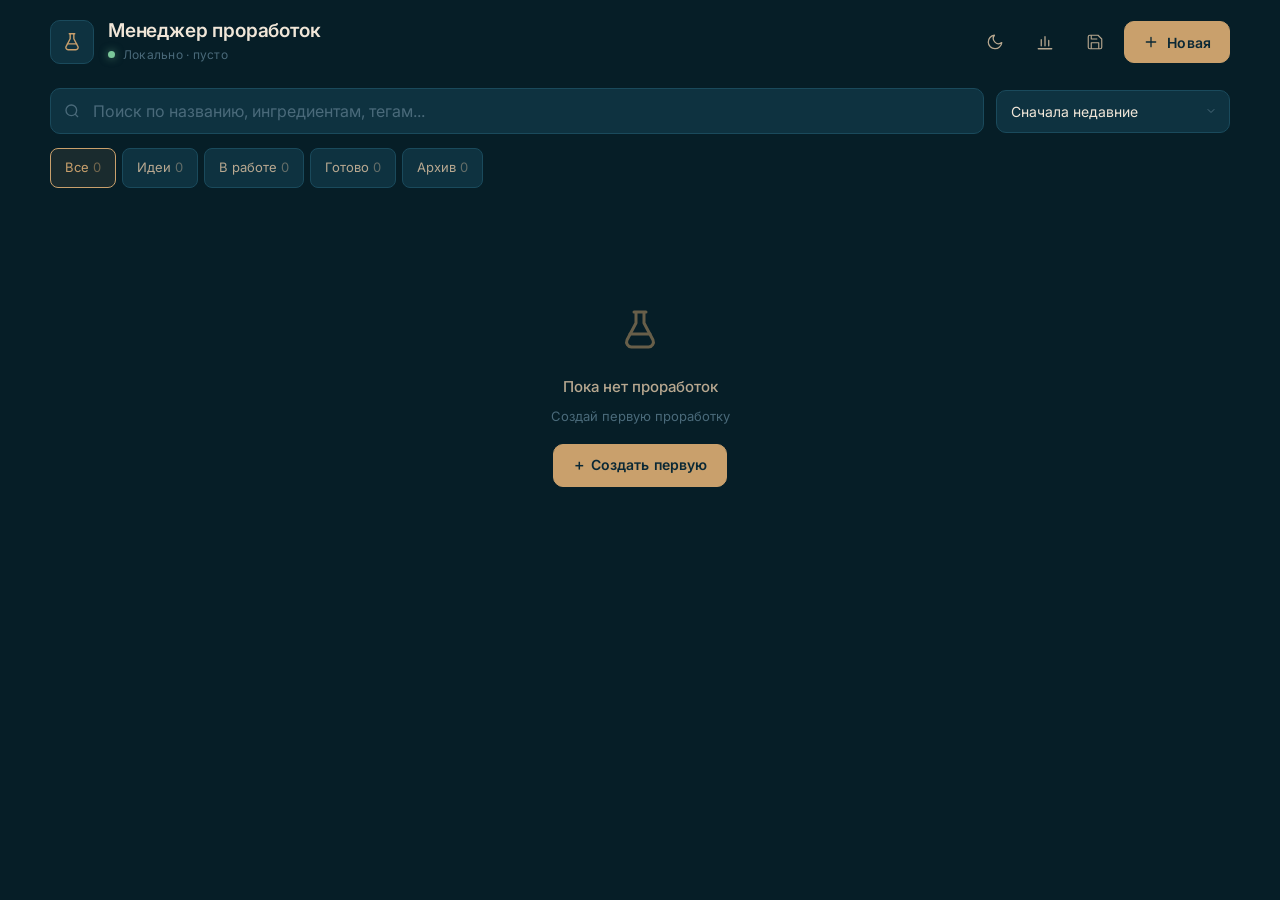
<file: index.html>
<!DOCTYPE html>
<html lang="ru" data-theme="dark">
<head>
<meta charset="UTF-8">
<meta name="viewport" content="width=device-width, initial-scale=1.0, maximum-scale=1.0, user-scalable=no, viewport-fit=cover">
<meta name="theme-color" content="#061e27">
<meta name="apple-mobile-web-app-capable" content="yes">
<meta name="apple-mobile-web-app-status-bar-style" content="black-translucent">
<meta name="apple-mobile-web-app-title" content="Проработки">
<title>Пинта — Проработки</title>
<link rel="preconnect" href="https://fonts.googleapis.com">
<link rel="preconnect" href="https://fonts.gstatic.com" crossorigin>
<link href="https://fonts.googleapis.com/css2?family=Inter:wght@400;500;600;700&display=swap" rel="stylesheet">
<link rel="stylesheet" href="style.css">
<script>
  // Применяем сохранённую тему до отрисовки (без мигания)
  (function(){
    try{
      const t = localStorage.getItem('pm_theme_v1');
      if(t === 'light') document.documentElement.setAttribute('data-theme','light');
    }catch(e){}
  })();
</script>
</head>
<body>
<div class="wrap">
  <header class="top">
    <div class="brand">
      <div class="brand-mark" aria-hidden="true">
        <svg viewBox="0 0 24 24" fill="none" xmlns="http://www.w3.org/2000/svg">
          <path d="M9 3h6M10 3v5.5L5.5 17a2.5 2.5 0 0 0 2.2 3.5h8.6a2.5 2.5 0 0 0 2.2-3.5L14 8.5V3" stroke="currentColor" stroke-width="1.5" stroke-linecap="round" stroke-linejoin="round"/>
          <path d="M7 14h10" stroke="currentColor" stroke-width="1.5" stroke-linecap="round"/>
        </svg>
      </div>
      <div>
        <h1>Менеджер проработок</h1>
        <div class="sub">
          <span class="dot ok" id="syncDot"></span>
          <span id="syncText">Локально</span>
        </div>
      </div>
    </div>
    <div style="display:flex;gap:8px">
      <button class="btn icon ghost" onclick="toggleTheme()" title="Сменить тему" id="themeBtn">
        <svg id="themeIcon" viewBox="0 0 24 24" fill="none" xmlns="http://www.w3.org/2000/svg">
          <path d="M21 12.79A9 9 0 1 1 11.21 3 7 7 0 0 0 21 12.79z" stroke="currentColor" stroke-width="1.7" stroke-linecap="round" stroke-linejoin="round"/>
        </svg>
      </button>
      <button class="btn icon ghost" onclick="window.open('stats.html','_blank')" title="Статистика">
        <svg viewBox="0 0 24 24" fill="none" xmlns="http://www.w3.org/2000/svg">
          <path d="M3 21h18M7 17V9M12 17V5M17 17v-7" stroke="currentColor" stroke-width="1.7" stroke-linecap="round" stroke-linejoin="round"/>
        </svg>
      </button>
      <button class="btn icon ghost" onclick="openSettings()" title="Резервная копия">
        <svg viewBox="0 0 24 24" fill="none" xmlns="http://www.w3.org/2000/svg">
          <path d="M19 21H5a2 2 0 0 1-2-2V5a2 2 0 0 1 2-2h11l5 5v11a2 2 0 0 1-2 2z" stroke="currentColor" stroke-width="1.5" stroke-linejoin="round"/>
          <path d="M17 21v-8H7v8M7 3v5h8" stroke="currentColor" stroke-width="1.5" stroke-linejoin="round"/>
        </svg>
      </button>
      <button class="btn primary hide-mobile" onclick="openEditor()">
        <svg viewBox="0 0 24 24" fill="none" xmlns="http://www.w3.org/2000/svg">
          <path d="M12 5v14M5 12h14" stroke="currentColor" stroke-width="2" stroke-linecap="round"/>
        </svg>
        Новая
      </button>
    </div>
  </header>

  <div class="toolbar">
    <div class="search">
      <svg viewBox="0 0 24 24" fill="none" stroke="currentColor" stroke-width="2">
        <circle cx="11" cy="11" r="8"/><path d="m21 21-4.3-4.3"/>
      </svg>
      <input id="q" placeholder="Поиск по названию, ингредиентам, тегам..." oninput="render()">
    </div>
    <select class="sort-select" id="sort" onchange="render()">
      <option value="updated">Сначала недавние</option>
      <option value="created">Сначала новые</option>
      <option value="title">По названию</option>
      <option value="fc">По FC (низкий → высокий)</option>
    </select>
  </div>

  <div class="filters-row" id="status-filters"></div>
  <div class="filters-row" id="cat-filters"></div>
  <div class="filters-row" id="tag-filters"></div>
  <div class="filters-row" id="difficulty-filters"></div>

  <div id="list"></div>
</div>

<button class="fab" onclick="openEditor()" aria-label="Новая проработка">
  <svg viewBox="0 0 24 24" fill="none" xmlns="http://www.w3.org/2000/svg">
    <path d="M12 5v14M5 12h14" stroke="currentColor" stroke-width="2.2" stroke-linecap="round"/>
  </svg>
</button>

<div class="selection-bar" id="selectionBar">
  <span class="count">Выбрано: <b id="selCount">0</b></span>
  <button class="btn small" onclick="clearSelection()">Снять</button>
  <div class="status-picker-wrap">
    <button class="btn small" onclick="toggleStatusPicker(event)">Статус ▾</button>
    <div class="status-picker" id="bulkStatusPicker">
      <div class="status-picker-item" onclick="bulkSetStatus('idea')"><span class="dot-s" style="background:var(--warn)"></span>Идея</div>
      <div class="status-picker-item" onclick="bulkSetStatus('test')"><span class="dot-s" style="background:var(--info)"></span>В работе</div>
      <div class="status-picker-item" onclick="bulkSetStatus('done')"><span class="dot-s" style="background:var(--ok)"></span>Готово</div>
      <div class="status-picker-item" onclick="bulkSetStatus('archive')"><span class="dot-s" style="background:var(--text-muted)"></span>Архив</div>
    </div>
  </div>
  <button class="btn small primary" onclick="shareSelected()">
    <svg viewBox="0 0 24 24" fill="none" xmlns="http://www.w3.org/2000/svg">
      <path d="M4 12v8a2 2 0 0 0 2 2h12a2 2 0 0 0 2-2v-8M16 6l-4-4-4 4M12 2v13" stroke="currentColor" stroke-width="1.5" stroke-linecap="round" stroke-linejoin="round"/>
    </svg>
    Поделиться
  </button>
</div>

<div class="popover" id="statusPopover"></div>

<div class="draft-banner" id="draftBanner">
  <span class="msg" id="draftMsg">Есть несохранённый черновик</span>
  <div class="btns">
    <button class="btn" onclick="discardDraft()">Удалить</button>
    <button class="btn primary" onclick="restoreDraft()">Восстановить</button>
  </div>
</div>

<div class="overlay" id="overlay">
  <div class="modal" onclick="event.stopPropagation()">
    <div class="modal-head">
      <h2 id="modalTitle">Новая проработка</h2>
      <button class="btn ghost small" onclick="closeEditor()" aria-label="Закрыть">✕</button>
    </div>
    <div class="modal-body">
      <div class="v-tabs" id="vTabs"></div>

      <div class="field">
        <label>Название</label>
        <input id="f-title" placeholder="Например: Коктейль с облепихой и шалфеем">
      </div>

      <div class="row">
        <div class="field">
          <label>Статус</label>
          <select id="f-status">
            <option value="idea">Идея</option>
            <option value="test">Тестирую</option>
            <option value="done">Готово</option>
            <option value="archive">Архив</option>
          </select>
        </div>
        <div class="field">
          <label>Категория</label>
          <select id="f-cat">
            <option value="">— не выбрано —</option>
            <option value="Коктейль">Коктейль</option>
            <option value="Шот">Шот</option>
            <option value="Сет-шот">Сет-шот</option>
            <option value="Настойка">Настойка</option>
            <option value="Кордиал">Кордиал</option>
            <option value="Сироп">Сироп</option>
            <option value="Парфюм">Парфюм</option>
            <option value="Шраб">Шраб</option>
            <option value="Содовая">Содовая</option>
            <option value="Олео">Олео</option>
          </select>
        </div>
      </div>

      <div class="row-3">
        <div class="field">
          <label>Подача</label>
          <select id="f-ice">
            <option value="">—</option>
            <option value="Со льдом">Со льдом</option>
            <option value="Без льда">Без льда</option>
            <option value="Лёд отдельно">Лёд отдельно</option>
          </select>
        </div>
        <div class="field">
          <label>Температура</label>
          <select id="f-temp">
            <option value="">—</option>
            <option value="Охлаждённый">Охлаждённый</option>
            <option value="Комнатный">Комнатный</option>
            <option value="Горячий">Горячий</option>
          </select>
        </div>
        <div class="field">
          <label>Гарнир</label>
          <input id="f-garnish" placeholder="Цедра, веточка, ягода...">
        </div>
      </div>

      <div class="row">
        <div class="field">
          <label>Время, мин</label>
          <input id="f-time" placeholder="0.5" inputmode="decimal">
        </div>
        <div class="field">
          <label>Сложность</label>
          <select id="f-difficulty">
            <option value="">—</option>
            <option value="Простой">Простой</option>
            <option value="Средний">Средний</option>
            <option value="Сложный">Сложный</option>
            <option value="Профи">Профи</option>
          </select>
        </div>
      </div>

      <div class="field">
        <label>Посуда</label>
        <input id="f-dishware" list="dishware-list" placeholder="Рокс / Хайбол / Коктейльная...">
        <datalist id="dishware-list">
          <option value="Рокс"></option>
          <option value="Хайбол"></option>
          <option value="Коллинз"></option>
          <option value="Коктейльная"></option>
          <option value="Мартини"></option>
          <option value="Купе"></option>
          <option value="Шот"></option>
          <option value="Тики"></option>
          <option value="Харрикейн"></option>
          <option value="Флюте"></option>
          <option value="Бокал для вина"></option>
        </datalist>
      </div>

      <div class="field">
        <label>Теги</label>
        <input id="f-tags" placeholder="цитрус, зимний, авторский (через запятую)">
        <div class="hint">Разделяй запятой. Теги можно фильтровать на главной.</div>
      </div>

      <div class="field">
        <div class="ing-head">
          <label>Ингредиенты</label>
          <div style="display:flex;gap:4px">
            <button class="btn ghost small" onclick="openParser()" title="Разобрать текст">
              <svg viewBox="0 0 24 24" fill="none" xmlns="http://www.w3.org/2000/svg">
                <path d="M4 7h16M4 12h10M4 17h7" stroke="currentColor" stroke-width="2" stroke-linecap="round"/>
              </svg>
              Разобрать
            </button>
            <button class="btn ghost small" onclick="addIng()" title="Добавить вручную">
              <svg viewBox="0 0 24 24" fill="none" xmlns="http://www.w3.org/2000/svg">
                <path d="M12 5v14M5 12h14" stroke="currentColor" stroke-width="2" stroke-linecap="round"/>
              </svg>
              Добавить
            </button>
          </div>
        </div>
        <div id="ing-list"></div>
        <div class="ing-add-float" id="ingAddFloat" onclick="addIng()">
          <svg viewBox="0 0 24 24" fill="none" xmlns="http://www.w3.org/2000/svg">
            <path d="M12 5v14M5 12h14" stroke="currentColor" stroke-width="2.2" stroke-linecap="round"/>
          </svg>
          Ещё ингредиент
        </div>
      </div>

      <div class="row-4">
        <div class="field">
          <label>Выход 1</label>
          <input id="f-before" placeholder="500">
        </div>
        <div class="field">
          <label>Выход 2</label>
          <input id="f-after" placeholder="420">
        </div>
        <div class="field">
          <label>Единица</label>
          <select id="f-unit">
            <option value="мл">мл</option>
            <option value="г">г</option>
            <option value="шт">шт</option>
            <option value="л">л</option>
            <option value="кг">кг</option>
          </select>
        </div>
        <div class="field">
          <label>Изменение</label>
          <input id="f-loss" placeholder="авто" readonly>
        </div>
      </div>

      <div class="fc-block">
        <div class="fc-title">
          <svg viewBox="0 0 24 24" fill="none" xmlns="http://www.w3.org/2000/svg">
            <circle cx="12" cy="12" r="9" stroke="currentColor" stroke-width="1.5"/>
            <path d="M9 9h6M9 12h6M9 15h4" stroke="currentColor" stroke-width="1.5" stroke-linecap="round"/>
          </svg>
          Себестоимость и FC
        </div>
        <div class="fc-grid">
          <div class="field">
            <label>Себестоимость</label>
            <input id="f-cost" placeholder="80 ₽" inputmode="decimal">
          </div>
          <div class="field">
            <label>Цена порции</label>
            <input id="f-price" placeholder="450 ₽" inputmode="decimal">
          </div>
          <div class="field">
            <label>FC</label>
            <div class="fc-value" id="f-fc">—</div>
          </div>
        </div>
      </div>

      <div class="field">
        <label>Что нужно</label>
        <textarea id="f-need" placeholder="Что хочу получить: вкус, баланс, текстура..."></textarea>
      </div>
      <div class="field">
        <label>Механика реализации</label>
        <textarea id="f-mech" placeholder="Порядок действий, температуры, время, техника..."></textarea>
      </div>
      <div class="field">
        <label>Как готовится</label>
        <textarea id="f-how" placeholder="Пошагово, подача, детали..."></textarea>
      </div>
      <div class="field" style="margin-bottom:0">
        <label>Заметки / итог</label>
        <textarea id="f-notes" placeholder="Что получилось, что менять..."></textarea>
      </div>
    </div>
    <div class="modal-foot">
      <div class="left">
        <button class="icon-btn danger" id="deleteBtn" onclick="removeCurrent()" title="Удалить" style="display:none">
          <svg viewBox="0 0 24 24" fill="none" xmlns="http://www.w3.org/2000/svg">
            <path d="M3 6h18M8 6V4a2 2 0 0 1 2-2h4a2 2 0 0 1 2 2v2M19 6l-1 14a2 2 0 0 1-2 2H8a2 2 0 0 1-2-2L5 6M10 11v6M14 11v6" stroke="currentColor" stroke-width="1.7" stroke-linecap="round" stroke-linejoin="round"/>
          </svg>
        </button>
        <button class="icon-btn" id="dupBtn" onclick="duplicateCurrent()" title="Дублировать" style="display:none">
          <svg viewBox="0 0 24 24" fill="none" xmlns="http://www.w3.org/2000/svg">
            <rect x="9" y="9" width="12" height="12" rx="2" stroke="currentColor" stroke-width="1.7"/>
            <path d="M5 15H4a2 2 0 0 1-2-2V4a2 2 0 0 1 2-2h9a2 2 0 0 1 2 2v1" stroke="currentColor" stroke-width="1.7" stroke-linecap="round"/>
          </svg>
        </button>
        <button class="icon-btn" id="copyFromBtn" onclick="openCopyFrom()" title="Состав из..." style="display:none">
          <svg viewBox="0 0 24 24" fill="none" xmlns="http://www.w3.org/2000/svg">
            <path d="M12 3v12M8 11l4 4 4-4M5 21h14" stroke="currentColor" stroke-width="1.7" stroke-linecap="round" stroke-linejoin="round"/>
          </svg>
        </button>
        <button class="icon-btn" id="historyBtn" onclick="openHistory()" title="История версий" style="display:none">
          <svg viewBox="0 0 24 24" fill="none" xmlns="http://www.w3.org/2000/svg">
            <path d="M3 12a9 9 0 1 0 3-6.7L3 8" stroke="currentColor" stroke-width="1.7" stroke-linecap="round" stroke-linejoin="round"/>
            <path d="M3 3v5h5" stroke="currentColor" stroke-width="1.7" stroke-linecap="round" stroke-linejoin="round"/>
            <path d="M12 7v5l3 2" stroke="currentColor" stroke-width="1.7" stroke-linecap="round" stroke-linejoin="round"/>
          </svg>
        </button>
        <button class="icon-btn" id="printBtn" onclick="printCurrent()" title="Распечатать" style="display:none">
          <svg viewBox="0 0 24 24" fill="none" xmlns="http://www.w3.org/2000/svg">
            <path d="M6 9V2h12v7M6 18H4a2 2 0 0 1-2-2v-5a2 2 0 0 1 2-2h16a2 2 0 0 1 2 2v5a2 2 0 0 1-2 2h-2M6 14h12v8H6z" stroke="currentColor" stroke-width="1.7" stroke-linecap="round" stroke-linejoin="round"/>
          </svg>
        </button>
        <button class="icon-btn" id="shareBtn" onclick="openShare()" title="Поделиться" style="display:none">
          <svg viewBox="0 0 24 24" fill="none" xmlns="http://www.w3.org/2000/svg">
            <path d="M4 12v8a2 2 0 0 0 2 2h12a2 2 0 0 0 2-2v-8M16 6l-4-4-4 4M12 2v13" stroke="currentColor" stroke-width="1.7" stroke-linecap="round" stroke-linejoin="round"/>
          </svg>
        </button>
      </div>
      <div class="right">
        <button class="btn ghost-sm" onclick="closeEditor()">Отмена</button>
        <button class="btn primary" onclick="saveCurrent()">Сохранить</button>
      </div>
    </div>
  </div>
</div>

<div class="overlay" id="settingsOverlay">
  <div class="modal" onclick="event.stopPropagation()" style="max-width:520px">
    <div class="modal-head">
      <h2>Резервная копия</h2>
      <button class="btn ghost small" onclick="closeSettings()" aria-label="Закрыть">✕</button>
    </div>
    <div class="modal-body">
      <div class="hint" style="margin-top:0;margin-bottom:20px">
        Данные хранятся только в этом браузере. Чтобы перенести их на другое устройство или сохранить — скачай файл.
      </div>
      <div class="field">
        <label>Скачать все проработки</label>
        <button class="btn" onclick="downloadBackup()" style="width:100%;justify-content:center">
          <svg viewBox="0 0 24 24" fill="none" xmlns="http://www.w3.org/2000/svg">
            <path d="M12 3v12M7 10l5 5 5-5M5 21h14" stroke="currentColor" stroke-width="1.5" stroke-linecap="round" stroke-linejoin="round"/>
          </svg>
          Скачать JSON
        </button>
      </div>
      <div class="field">
        <label>Загрузить из файла</label>
        <input type="file" id="file-input" accept="application/json,.json"
               onchange="uploadBackup(this.files[0]); this.value='';"
               style="padding:10px;font-size:14px;cursor:pointer">
        <div class="hint">Спрошу: заменить текущие данные или добавить к ним.</div>
      </div>
      <div class="divider"></div>
      <div class="hint">
        Записей в этом браузере: <span id="s-local-count" style="color:var(--accent)">0</span><br>
        Версий всего: <span id="s-versions-count" style="color:var(--accent)">0</span>
      </div>
    </div>
    <div class="modal-foot">
      <div></div>
      <div class="right">
        <button class="btn primary" onclick="closeSettings()">Готово</button>
      </div>
    </div>
  </div>
</div>

<div class="overlay" id="shareOverlay">
  <div class="modal" onclick="event.stopPropagation()" style="max-width:560px">
    <div class="modal-head">
      <h2>Поделиться проработкой</h2>
      <button class="btn ghost small" onclick="closeShare()" aria-label="Закрыть">✕</button>
    </div>
    <div class="modal-body">
      <div class="field">
        <label>Кому / для чего</label>
        <select id="sh-preset" onchange="buildShareText()">
          <option value="calc">Товароведу-калькулятору (полная раскладка)</option>
          <option value="short">Коротко (только состав)</option>
          <option value="tech">Технологу (механика + приготовление)</option>
        </select>
      </div>
      <div class="field">
        <label>Версия</label>
        <select id="sh-version" onchange="buildShareText()"></select>
      </div>
      <div class="field" style="margin-bottom:0">
        <label>Текст сообщения</label>
        <div class="share-preview" id="sh-preview"></div>
      </div>
    </div>
    <div class="modal-foot">
      <div></div>
      <div class="right">
        <button class="btn" onclick="copyShare()">Копировать</button>
        <button class="btn primary" onclick="nativeShare()">Отправить</button>
      </div>
    </div>
  </div>
</div>

<div class="overlay" id="shareMultiOverlay">
  <div class="modal" onclick="event.stopPropagation()" style="max-width:620px">
    <div class="modal-head">
      <h2>Поделиться выбранными</h2>
      <button class="btn ghost small" onclick="closeShareMulti()" aria-label="Закрыть">✕</button>
    </div>
    <div class="modal-body">
      <div class="field">
        <label>Формат</label>
        <select id="shm-format" onchange="buildMultiShareText()">
          <option value="compact">Компактно — состав + выходы</option>
          <option value="full">Полностью — вся информация</option>
          <option value="names">Только список названий</option>
        </select>
      </div>
      <div class="field" style="margin-bottom:0">
        <label>Текст сообщения</label>
        <div class="share-preview" id="shm-preview"></div>
      </div>
    </div>
    <div class="modal-foot">
      <div></div>
      <div class="right">
        <button class="btn" onclick="copyMultiShare()">Копировать</button>
        <button class="btn primary" onclick="nativeMultiShare()">Отправить</button>
      </div>
    </div>
  </div>
</div>

<div class="overlay" id="historyOverlay">
  <div class="modal" onclick="event.stopPropagation()" style="max-width:620px">
    <div class="modal-head">
      <h2>История изменений</h2>
      <button class="btn ghost small" onclick="closeHistory()" aria-label="Закрыть">✕</button>
    </div>
    <div class="modal-body">
      <div class="field">
        <label>Сравнить версии</label>
        <div class="history-pickers">
          <select id="hist-from" onchange="renderHistoryDiff()"></select>
          <span class="hist-arrow">→</span>
          <select id="hist-to" onchange="renderHistoryDiff()"></select>
        </div>
      </div>
      <div id="hist-body"></div>
    </div>
    <div class="modal-foot">
      <div></div>
      <div class="right">
        <button class="btn primary" onclick="closeHistory()">Закрыть</button>
      </div>
    </div>
  </div>
</div>

<div class="overlay" id="copyFromOverlay">
  <div class="modal" onclick="event.stopPropagation()" style="max-width:620px">
    <div class="modal-head">
      <h2>Скопировать состав из...</h2>
      <button class="btn ghost small" onclick="closeCopyFrom()" aria-label="Закрыть">✕</button>
    </div>
    <div class="modal-body">
      <div class="field">
        <label>Поиск</label>
        <input id="copy-search" placeholder="Начни печатать название..." oninput="renderCopyFromList()">
      </div>
      <div id="copy-from-list" class="copy-from-list"></div>
    </div>
    <div class="modal-foot">
      <div></div>
      <div class="right">
        <button class="btn" onclick="closeCopyFrom()">Отмена</button>
      </div>
    </div>
  </div>
</div>

<div class="overlay" id="parserOverlay">
  <div class="modal" onclick="event.stopPropagation()" style="max-width:560px">
    <div class="modal-head">
      <h2>Разобрать текст</h2>
      <button class="btn ghost small" onclick="closeParser()" aria-label="Закрыть">✕</button>
    </div>
    <div class="modal-body">
      <div class="hint" style="margin-top:0;margin-bottom:14px">
        Вставь строку с ингредиентами — например:<br>
        <code>Джин 40 мл, лайм 20 мл, сироп 15 мл</code>
      </div>
      <div class="field">
        <label>Текст</label>
        <textarea id="parser-input" placeholder="Ингредиент количество единица, через запятую или с новой строки..."></textarea>
      </div>
      <div class="field" style="margin-bottom:0">
        <label>Предпросмотр</label>
        <div id="parser-preview" class="share-preview">—</div>
      </div>
    </div>
    <div class="modal-foot">
      <div></div>
      <div class="right">
        <button class="btn" onclick="closeParser()">Отмена</button>
        <button class="btn primary" onclick="applyParser()">Добавить</button>
      </div>
    </div>
  </div>
</div>

<div class="toast" id="toast"></div>

<script src="app.js"></script>
</body>
</html>
</file>
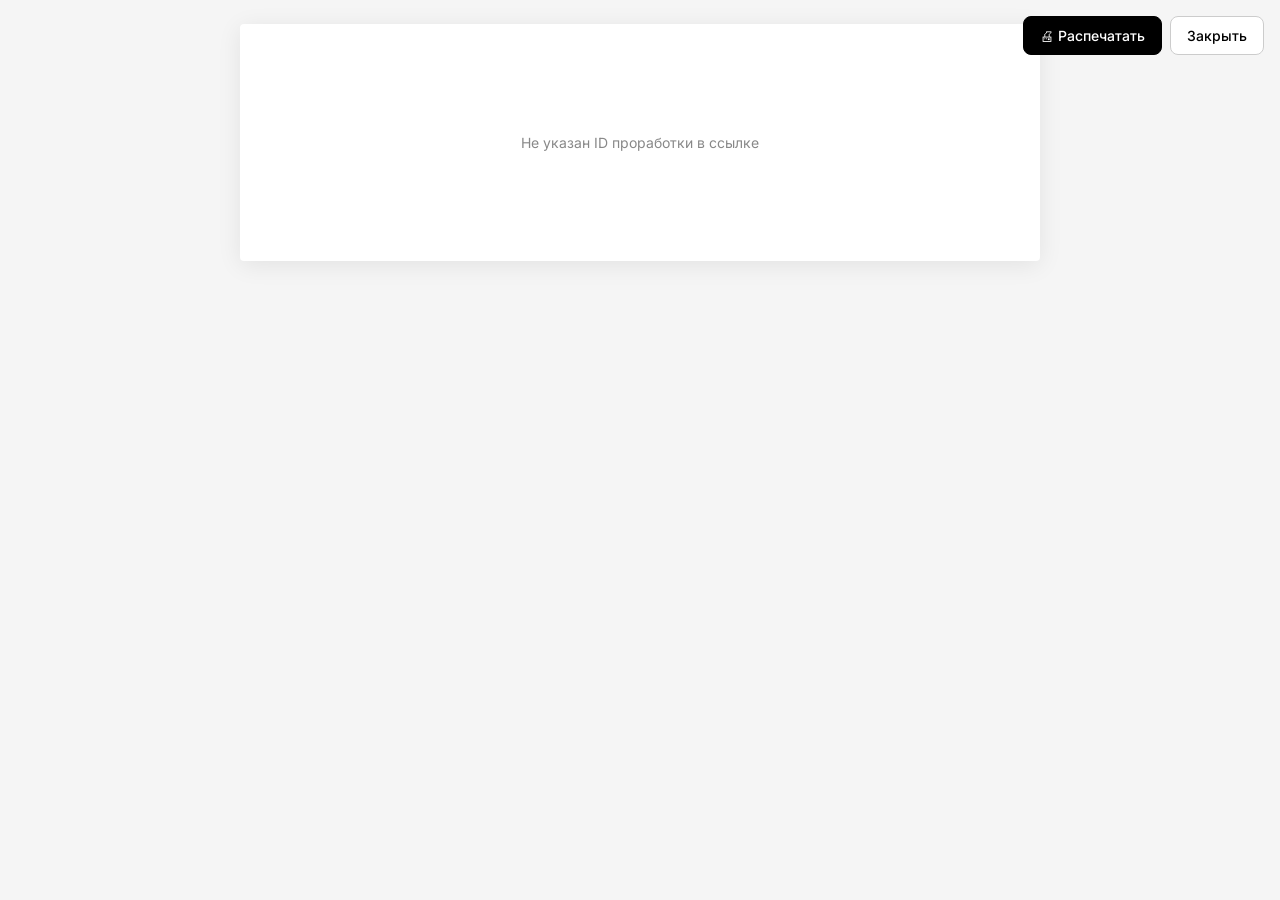
<file: print.html>
<!DOCTYPE html>
<html lang="ru">
<head>
<meta charset="UTF-8">
<meta name="viewport" content="width=device-width, initial-scale=1.0">
<title>Печать проработки</title>
<link rel="preconnect" href="https://fonts.googleapis.com">
<link rel="preconnect" href="https://fonts.gstatic.com" crossorigin>
<link href="https://fonts.googleapis.com/css2?family=Inter:wght@400;500;600;700&display=swap" rel="stylesheet">
<style>
  *{margin:0;padding:0;box-sizing:border-box}
  body{
    font-family:'Inter',-apple-system,BlinkMacSystemFont,'Segoe UI',sans-serif;
    background:#f5f5f5;color:#000;line-height:1.5;
    padding:24px 16px;
  }
  .page{
    max-width:800px;margin:0 auto;background:#fff;
    padding:48px 56px;box-shadow:0 4px 24px rgba(0,0,0,.08);
    border-radius:4px;
  }
  .head{
    display:flex;justify-content:space-between;align-items:flex-start;
    gap:20px;padding-bottom:16px;border-bottom:2px solid #000;margin-bottom:24px;
  }
  h1{font-size:26px;font-weight:700;letter-spacing:-.02em;line-height:1.2}
  .sub{font-size:12px;color:#555;margin-top:6px;text-transform:uppercase;
    letter-spacing:.08em;font-weight:600}
  .stamp{text-align:right;font-size:11px;color:#666;white-space:nowrap}
  .stamp b{color:#000;font-weight:600}

  .meta{display:flex;gap:24px;flex-wrap:wrap;margin-bottom:24px;
    font-size:13px;color:#333}
  .meta span{display:flex;align-items:center;gap:6px}
  .meta b{font-weight:600}

  .section{margin-bottom:24px}
  .section-title{font-size:11px;font-weight:700;text-transform:uppercase;
    letter-spacing:.1em;color:#666;padding-bottom:6px;
    border-bottom:1px solid #ddd;margin-bottom:12px}

  table{width:100%;border-collapse:collapse;font-size:14px}
  thead tr{background:#f5f5f5}
  th{
    text-align:left;padding:8px 12px;font-size:11px;font-weight:600;
    text-transform:uppercase;letter-spacing:.06em;color:#555;
    border-bottom:1px solid #ddd;
  }
  th:last-child,td:last-child{text-align:right}
  td{padding:10px 12px;border-bottom:1px solid #eee;vertical-align:top}
  td.qty{white-space:nowrap;font-variant-numeric:tabular-nums}
  tr:last-child td{border-bottom:none}

  .text{font-size:14px;line-height:1.65;color:#222;white-space:pre-wrap}
  .yields{display:flex;gap:32px;flex-wrap:wrap;font-size:14px}
  .yields b{font-weight:600}
  .yields .val{font-variant-numeric:tabular-nums}

  .econ-grid{display:grid;grid-template-columns:repeat(3,1fr);gap:16px}
  .econ-cell{padding:12px 16px;background:#f9f9f9;border-radius:6px;
    border:1px solid #eee}
  .econ-cell .label{font-size:10px;font-weight:600;text-transform:uppercase;
    letter-spacing:.08em;color:#666;margin-bottom:4px}
  .econ-cell .value{font-size:18px;font-weight:700;font-variant-numeric:tabular-nums}

  .footer{margin-top:40px;padding-top:16px;border-top:1px solid #ddd;
    display:flex;justify-content:space-between;font-size:10px;
    color:#888;text-transform:uppercase;letter-spacing:.08em}

  .toolbar{
    position:fixed;top:16px;right:16px;display:flex;gap:8px;z-index:10;
  }
  .toolbar button{
    font-family:inherit;font-size:14px;font-weight:500;
    padding:10px 16px;border-radius:8px;cursor:pointer;
    border:1px solid #ccc;background:#fff;color:#000;
  }
  .toolbar button.primary{background:#000;color:#fff;border-color:#000}
  .toolbar button:hover{opacity:.85}

  .empty{
    text-align:center;padding:60px 20px;color:#888;font-size:14px;
  }

  @media print{
    body{background:#fff;padding:0}
    .page{box-shadow:none;padding:0;max-width:none;border-radius:0}
    .toolbar{display:none}
    @page{margin:16mm 14mm}
  }

  @media (max-width:600px){
    .page{padding:24px 20px}
    h1{font-size:20px}
    .econ-grid{grid-template-columns:1fr}
    .toolbar{top:8px;right:8px}
  }
</style>
</head>
<body>

<div class="toolbar">
  <button onclick="window.print()" class="primary">🖨 Распечатать</button>
  <button onclick="window.close()">Закрыть</button>
</div>

<div class="page" id="page">
  <div class="empty">Загрузка...</div>
</div>

<script>
const LS_DATA = 'pm_data_v2';

function esc(s){
  return String(s||'').replace(/[&<>"']/g, c=>({'&':'&amp;','<':'&lt;','>':'&gt;','"':'&quot;',"'":'&#39;'}[c]));
}
function fmtDate(ts){
  if(!ts) return '';
  return new Date(ts).toLocaleDateString('ru-RU', {day:'numeric', month:'long', year:'numeric'});
}
function calcFC(v){
  const cost = parseFloat(v.cost);
  const price = parseFloat(v.price);
  if(isNaN(cost) || isNaN(price) || price <= 0) return null;
  return (cost / price) * 100;
}
function calcChange(a, b){
  const x = parseFloat(a), y = parseFloat(b);
  if(isNaN(x) || isNaN(y) || x <= 0) return null;
  const diff = y - x;
  const pct = (diff / x) * 100;
  return { diff, pct };
}

function getParams(){
  const url = new URL(window.location.href);
  return {
    id: url.searchParams.get('id'),
    version: url.searchParams.get('v')
  };
}

function render(){
  const page = document.getElementById('page');
  let items = [];
  try{ items = JSON.parse(localStorage.getItem(LS_DATA)) || []; }
  catch(e){ items = []; }

  const { id, version } = getParams();
  if(!id){
    page.innerHTML = '<div class="empty">Не указан ID проработки в ссылке</div>';
    return;
  }
  const it = items.find(i=>i.id === id);
  if(!it){
    page.innerHTML = '<div class="empty">Проработка не найдена. Возможно, она была удалена.</div>';
    return;
  }
  let v = it.versions[it.currentVersion - 1];
  if(version){
    const vn = parseInt(version);
    const found = it.versions.find(x=>x.n === vn);
    if(found) v = found;
  }
  if(!v){ page.innerHTML = '<div class="empty">Версия не найдена</div>'; return; }

  const tags = String(v.tags||'').split(',').map(t=>t.trim()).filter(Boolean);
  const ingRows = (v.ingredients||[]).map(i=>`
    <tr>
      <td>${esc(i.name)}</td>
      <td class="qty">${esc(i.qty||'')} ${esc(i.unit||'')}</td>
    </tr>
  `).join('');

  const yieldParts = [];
  if(v.before) yieldParts.push(`<span>Выход 1: <span class="val"><b>${esc(v.before)}</b> ${esc(v.unit||'')}</span></span>`);
  if(v.after) yieldParts.push(`<span>Выход 2: <span class="val"><b>${esc(v.after)}</b> ${esc(v.unit||'')}</span></span>`);
  const ch = calcChange(v.before, v.after);
  if(ch){
    const label = ch.diff > 0 ? 'Прирост' : 'Потери';
    const sign = ch.diff > 0 ? '+' : '';
    yieldParts.push(`<span>${label}: <span class="val"><b>${sign}${ch.diff.toFixed(0)}</b> (${sign}${ch.pct.toFixed(1)}%)</span></span>`);
  }

  const fc = calcFC(v);
  const econCells = [];
  if(v.cost) econCells.push(`<div class="econ-cell"><div class="label">Себестоимость</div><div class="value">${esc(v.cost)} ₽</div></div>`);
  if(v.price) econCells.push(`<div class="econ-cell"><div class="label">Цена порции</div><div class="value">${esc(v.price)} ₽</div></div>`);
  if(fc !== null) econCells.push(`<div class="econ-cell"><div class="label">FC</div><div class="value">${fc.toFixed(1)}%</div></div>`);

  const serveParts = [];
  if(v.ice) serveParts.push(esc(v.ice));
  if(v.temp) serveParts.push(esc(v.temp));
  if(v.garnish) serveParts.push('Гарнир: ' + esc(v.garnish));
  if(v.time) serveParts.push('Время: ' + esc(v.time) + ' мин');
  if(v.difficulty) serveParts.push('Сложность: ' + esc(v.difficulty));

  const metaParts = [];
  if(it.cat) metaParts.push(`<span>Категория: <b>${esc(it.cat)}</b></span>`);
  if(v.dishware) metaParts.push(`<span>Посуда: <b>${esc(v.dishware)}</b></span>`);
  if(tags.length) metaParts.push(`<span>Теги: <b>${tags.map(t=>'#'+esc(t)).join(' ')}</b></span>`);

  const versionTag = it.versions.length > 1 ? ` · v${v.n}` : '';

  page.innerHTML = `
    <div class="head">
      <div>
        <h1>${esc(it.title)}</h1>
        <div class="sub">Технологическая карта${versionTag}</div>
      </div>
      <div class="stamp">
        Создано<br><b>${fmtDate(it.created)}</b><br>
        Обновлено<br><b>${fmtDate(v.updated)}</b>
      </div>
    </div>

    ${metaParts.length ? `<div class="meta">${metaParts.join('')}</div>` : ''}

    ${ingRows ? `
      <div class="section">
        <div class="section-title">Состав</div>
        <table>
          <thead>
            <tr><th>Ингредиент</th><th>Количество</th></tr>
          </thead>
          <tbody>${ingRows}</tbody>
        </table>
      </div>
    ` : ''}

    ${yieldParts.length ? `
      <div class="section">
        <div class="section-title">Выход</div>
        <div class="yields">${yieldParts.join('')}</div>
      </div>
    ` : ''}

    ${serveParts.length ? `
      <div class="section">
        <div class="section-title">Подача</div>
        <div class="text">${serveParts.join(' · ')}</div>
      </div>
    ` : ''}

    ${econCells.length ? `
      <div class="section">
        <div class="section-title">Экономика</div>
        <div class="econ-grid">${econCells.join('')}</div>
      </div>
    ` : ''}

    ${v.need ? `
      <div class="section">
        <div class="section-title">Что нужно</div>
        <div class="text">${esc(v.need)}</div>
      </div>
    ` : ''}

    ${v.mech ? `
      <div class="section">
        <div class="section-title">Механика реализации</div>
        <div class="text">${esc(v.mech)}</div>
      </div>
    ` : ''}

    ${v.how ? `
      <div class="section">
        <div class="section-title">Как готовится</div>
        <div class="text">${esc(v.how)}</div>
      </div>
    ` : ''}

    ${v.notes ? `
      <div class="section">
        <div class="section-title">Заметки</div>
        <div class="text">${esc(v.notes)}</div>
      </div>
    ` : ''}

    <div class="footer">
      <span>Пинта · Проработки</span>
      <span>${fmtDate(Date.now())}</span>
    </div>
  `;
}

render();

// Автозапуск печати, если в URL есть ?print=1
try{
  const url = new URL(window.location.href);
  if(url.searchParams.get('print') === '1'){
    setTimeout(()=>{ window.print(); }, 400);
  }
}catch(e){}
</script>
</body>
</html>
</file>
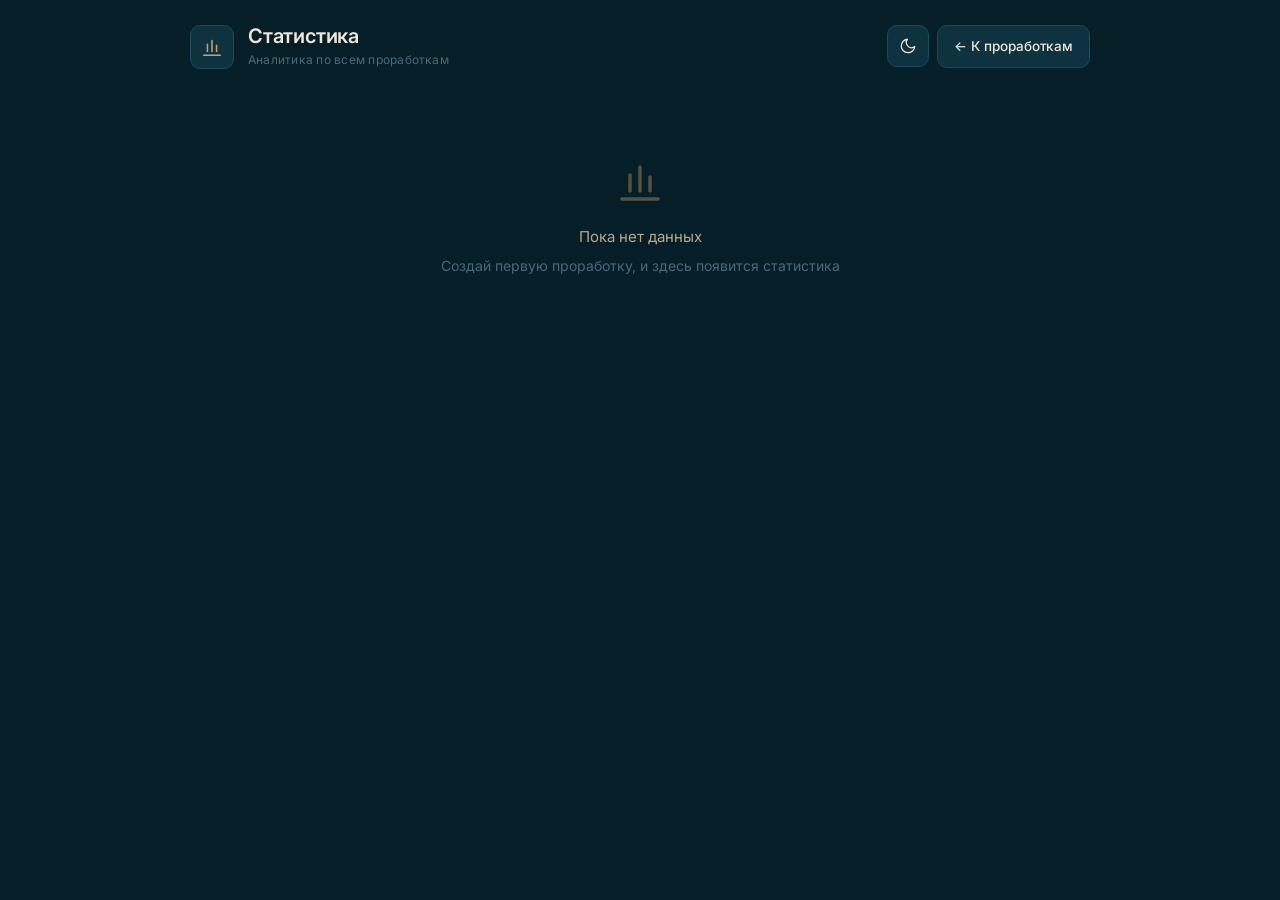
<file: stats.html>
<!DOCTYPE html>
<html lang="ru" data-theme="dark">
<head>
<meta charset="UTF-8">
<meta name="viewport" content="width=device-width, initial-scale=1.0, viewport-fit=cover">
<meta name="theme-color" content="#061e27">
<meta name="apple-mobile-web-app-title" content="Статистика">
<title>Пинта — Статистика</title>
<link rel="preconnect" href="https://fonts.googleapis.com">
<link rel="preconnect" href="https://fonts.gstatic.com" crossorigin>
<link href="https://fonts.googleapis.com/css2?family=Inter:wght@400;500;600;700&display=swap" rel="stylesheet">
<style>
  :root{
    --bg-primary:#061e27; --bg-secondary:#0a2835; --bg-card:#0e3240;
    --bg-card-hover:#133d4d; --accent:#c9a06c; --accent-light:#d4b07a;
    --accent-dark:#a08050; --text-primary:#f0e6d8; --text-secondary:#b8a890;
    --text-muted:#4a6a7a; --border:#1a4a5c; --border-hover:#245a6e;
    --shadow:rgba(0,0,0,.5); --shadow-accent:rgba(201,160,108,.12);
    --ok:#7bc79a; --warn:#d9b25c; --danger:#d97a7a; --info:#7aa9c9;
    --safe-top: env(safe-area-inset-top, 0px);
    --safe-bottom: env(safe-area-inset-bottom, 0px);
  }
  [data-theme="light"]{
    --bg-primary:#f4f1ec; --bg-secondary:#ffffff; --bg-card:#ffffff;
    --bg-card-hover:#f9f6f0; --accent:#a67a45; --accent-light:#c9a06c;
    --accent-dark:#7d5a30; --text-primary:#1a1a1a; --text-secondary:#4a4a4a;
    --text-muted:#8a8a8a; --border:#e0dad0; --border-hover:#c9c0b0;
    --shadow:rgba(0,0,0,.08); --shadow-accent:rgba(166,122,69,.15);
    --ok:#3a8a5a; --warn:#b8860b; --danger:#c04545; --info:#3a6a9a;
  }
  *{margin:0;padding:0;box-sizing:border-box;-webkit-tap-highlight-color:transparent}
  body{font-family:'Inter',-apple-system,BlinkMacSystemFont,'Segoe UI',sans-serif;
    background:var(--bg-primary);color:var(--text-primary);min-height:100dvh;
    line-height:1.5;padding:calc(24px + var(--safe-top)) 20px calc(60px + var(--safe-bottom));
    transition:background-color .25s, color .25s}
  .wrap{max-width:900px;margin:0 auto}

  header{display:flex;align-items:center;justify-content:space-between;
    gap:16px;margin-bottom:28px;flex-wrap:wrap}
  .brand{display:flex;align-items:center;gap:14px;min-width:0}
  .brand-mark{width:44px;height:44px;border-radius:10px;flex-shrink:0;
    background:var(--bg-card);border:1px solid var(--border);
    display:grid;place-items:center;color:var(--accent)}
  .brand-mark svg{width:22px;height:22px}
  h1{font-size:20px;font-weight:600;letter-spacing:-.01em;line-height:1.2}
  .sub{color:var(--text-muted);font-size:12px;margin-top:3px;letter-spacing:.02em}

  .btn{border:1px solid var(--border);background:var(--bg-card);
    color:var(--text-primary);padding:10px 16px;border-radius:10px;
    font-size:13.5px;font-weight:500;cursor:pointer;transition:.2s;
    display:inline-flex;align-items:center;gap:8px;font-family:inherit;
    text-decoration:none;white-space:nowrap}
  .btn:hover{background:var(--bg-card-hover);border-color:var(--border-hover)}
  .btn.icon{padding:0;width:42px;height:42px;justify-content:center}
  .btn.icon svg{width:18px;height:18px}

  .kpi-grid{display:grid;grid-template-columns:repeat(auto-fit, minmax(160px, 1fr));
    gap:14px;margin-bottom:28px}
  .kpi{background:var(--bg-card);border:1px solid var(--border);
    border-radius:14px;padding:18px 20px;transition:.2s}
  .kpi:hover{border-color:var(--border-hover)}
  .kpi .kpi-label{font-size:10.5px;font-weight:600;text-transform:uppercase;
    letter-spacing:.08em;color:var(--text-muted);margin-bottom:8px}
  .kpi .kpi-value{font-size:26px;font-weight:700;letter-spacing:-.02em;
    line-height:1.1;font-variant-numeric:tabular-nums}
  .kpi .kpi-sub{font-size:12px;color:var(--text-muted);margin-top:4px}
  .kpi.accent .kpi-value{color:var(--accent)}
  .kpi.ok .kpi-value{color:var(--ok)}
  .kpi.warn .kpi-value{color:var(--warn)}
  .kpi.info .kpi-value{color:var(--info)}

  .section{background:var(--bg-card);border:1px solid var(--border);
    border-radius:14px;padding:22px 24px;margin-bottom:18px}
  .section-title{font-size:12px;font-weight:700;text-transform:uppercase;
    letter-spacing:.08em;color:var(--text-muted);
    padding-bottom:12px;border-bottom:1px solid var(--border);margin-bottom:18px;
    display:flex;align-items:center;gap:8px}
  .section-title svg{width:14px;height:14px;color:var(--accent)}

  .bar-row{display:flex;align-items:center;gap:12px;margin-bottom:10px;
    font-size:13.5px}
  .bar-label{min-width:0;flex:0 0 auto;width:130px;
    white-space:nowrap;overflow:hidden;text-overflow:ellipsis;
    color:var(--text-primary);font-weight:500}
  .bar-track{flex:1;height:8px;background:var(--bg-secondary);
    border-radius:4px;overflow:hidden;position:relative}
  .bar-fill{height:100%;background:var(--accent);border-radius:4px;
    transition:width .5s cubic-bezier(.4,0,.2,1);min-width:2px}
  .bar-fill.ok{background:var(--ok)}
  .bar-fill.warn{background:var(--warn)}
  .bar-fill.danger{background:var(--danger)}
  .bar-fill.info{background:var(--info)}
  .bar-value{flex:0 0 auto;font-variant-numeric:tabular-nums;
    color:var(--text-secondary);font-size:13px;
    min-width:52px;text-align:right}

  .chart{display:flex;align-items:flex-end;gap:6px;height:150px;
    padding:12px 0;margin-bottom:8px}
  .chart-col{flex:1;display:flex;flex-direction:column;
    align-items:center;justify-content:flex-end;gap:6px;min-width:0}
  .chart-bar{width:100%;max-width:42px;background:var(--accent);
    border-radius:6px 6px 0 0;min-height:4px;
    transition:height .5s cubic-bezier(.4,0,.2,1);position:relative}
  .chart-bar:hover{background:var(--accent-light)}
  .chart-col .chart-val{font-size:10px;color:var(--text-muted);
    font-variant-numeric:tabular-nums;font-weight:600}
  .chart-col .chart-label{font-size:10px;color:var(--text-muted);
    text-transform:uppercase;letter-spacing:.04em;font-weight:500;
    white-space:nowrap}

  .fc-dist{display:flex;gap:12px;flex-wrap:wrap;margin-bottom:8px}
  .fc-cell{flex:1;min-width:110px;padding:14px 16px;border-radius:10px;
    background:var(--bg-secondary);border:1px solid var(--border)}
  .fc-cell .label{font-size:10.5px;font-weight:600;text-transform:uppercase;
    letter-spacing:.06em;color:var(--text-muted);margin-bottom:6px}
  .fc-cell .value{font-size:20px;font-weight:700;font-variant-numeric:tabular-nums}
  .fc-cell.good .value{color:var(--ok)}
  .fc-cell.mid .value{color:var(--warn)}
  .fc-cell.bad .value{color:var(--danger)}

  .tag-cloud{display:flex;flex-wrap:wrap;gap:8px}
  .tag-cloud .tag{font-size:13px;padding:5px 11px;border-radius:8px;
    background:rgba(201,160,108,.08);color:var(--accent);
    border:1px solid rgba(201,160,108,.2);
    font-weight:500}
  .tag-cloud .tag.big{font-size:15px;padding:7px 14px;font-weight:600}
  .tag-cloud .tag.huge{font-size:17px;padding:9px 16px;font-weight:700}

  .empty{text-align:center;padding:60px 20px;color:var(--text-muted);
    font-size:14px}
  .empty svg{width:48px;height:48px;opacity:.4;color:var(--accent);
    margin-bottom:16px}

  @media (max-width:600px){
    body{padding-left:16px;padding-right:16px}
    h1{font-size:18px}
    .kpi-grid{grid-template-columns:repeat(2,1fr);gap:10px}
    .kpi{padding:14px 16px}
    .kpi .kpi-value{font-size:22px}
    .section{padding:18px 18px}
    .bar-label{width:100px;font-size:12.5px}
    .chart{height:120px;gap:4px}
    .chart-bar{max-width:30px}
  }
</style>
<script>
  (function(){
    try{
      const t = localStorage.getItem('pm_theme_v1');
      if(t === 'light') document.documentElement.setAttribute('data-theme','light');
    }catch(e){}
  })();
</script>
</head>
<body>
<div class="wrap">

  <header>
    <div class="brand">
      <div class="brand-mark" aria-hidden="true">
        <svg viewBox="0 0 24 24" fill="none" xmlns="http://www.w3.org/2000/svg">
          <path d="M3 21h18M7 17V9M12 17V5M17 17v-7" stroke="currentColor" stroke-width="1.7" stroke-linecap="round" stroke-linejoin="round"/>
        </svg>
      </div>
      <div>
        <h1>Статистика</h1>
        <div class="sub">Аналитика по всем проработкам</div>
      </div>
    </div>
    <div style="display:flex;gap:8px">
      <button class="btn icon" onclick="toggleTheme()" title="Сменить тему" id="themeBtn">
        <svg id="themeIcon" viewBox="0 0 24 24" fill="none" xmlns="http://www.w3.org/2000/svg">
          <path d="M21 12.79A9 9 0 1 1 11.21 3 7 7 0 0 0 21 12.79z" stroke="currentColor" stroke-width="1.7" stroke-linecap="round" stroke-linejoin="round"/>
        </svg>
      </button>
      <a class="btn" href="index.html">← К проработкам</a>
    </div>
  </header>

  <div id="content">
    <div class="empty">
      <svg viewBox="0 0 24 24" fill="none" xmlns="http://www.w3.org/2000/svg">
        <circle cx="12" cy="12" r="9" stroke="currentColor" stroke-width="1.5"/>
        <path d="M12 7v5l3 2" stroke="currentColor" stroke-width="1.5" stroke-linecap="round"/>
      </svg>
      Загрузка...
    </div>
  </div>

</div>

<script>
const LS_DATA = 'pm_data_v2';
const LS_THEME = 'pm_theme_v1';
const STATUS_LABEL = {idea:'Идея', test:'В тесте', done:'Готово', archive:'Архив'};
const STATUS_COLOR = {idea:'var(--warn)', test:'var(--info)', done:'var(--ok)', archive:'var(--text-muted)'};
const MONTHS_SHORT = ['янв','фев','мар','апр','май','июн','июл','авг','сен','окт','ноя','дек'];

/* Тема */
function getCurrentTheme(){
  return document.documentElement.getAttribute('data-theme') === 'light' ? 'light' : 'dark';
}
function applyTheme(t){
  if(t === 'light') document.documentElement.setAttribute('data-theme', 'light');
  else document.documentElement.removeAttribute('data-theme');
  try{ localStorage.setItem(LS_THEME, t); }catch(e){}
  updateThemeIcon();
  const meta = document.querySelector('meta[name="theme-color"]');
  if(meta) meta.setAttribute('content', t === 'light' ? '#f4f1ec' : '#061e27');
}
function updateThemeIcon(){
  const icon = document.getElementById('themeIcon');
  if(!icon) return;
  const t = getCurrentTheme();
  if(t === 'light'){
    icon.innerHTML = '<circle cx="12" cy="12" r="4" stroke="currentColor" stroke-width="1.7"/><path d="M12 2v2M12 20v2M4.93 4.93l1.41 1.41M17.66 17.66l1.41 1.41M2 12h2M20 12h2M4.93 19.07l1.41-1.41M17.66 6.34l1.41-1.41" stroke="currentColor" stroke-width="1.7" stroke-linecap="round"/>';
  } else {
    icon.innerHTML = '<path d="M21 12.79A9 9 0 1 1 11.21 3 7 7 0 0 0 21 12.79z" stroke="currentColor" stroke-width="1.7" stroke-linecap="round" stroke-linejoin="round"/>';
  }
}
function toggleTheme(){
  applyTheme(getCurrentTheme() === 'light' ? 'dark' : 'light');
}

/* Утилиты */
function esc(s){
  return String(s||'').replace(/[&<>"']/g, c=>({'&':'&amp;','<':'&lt;','>':'&gt;','"':'&quot;',"'":'&#39;'}[c]));
}
function plural(n, one, few, many){
  const m10 = n % 10, m100 = n % 100;
  if(m10 === 1 && m100 !== 11) return one;
  if(m10 >= 2 && m10 <= 4 && (m100 < 10 || m100 >= 20)) return few;
  return many;
}
function calcFC(v){
  if(!v) return null;
  const cost = parseFloat(v.cost);
  const price = parseFloat(v.price);
  if(isNaN(cost) || isNaN(price) || price <= 0) return null;
  return (cost / price) * 100;
}
function parseTags(str){
  return String(str||'').split(',').map(t=>t.trim()).filter(Boolean);
}

/* Аналитика */
function buildStats(items){
  const stats = {
    total: items.length,
    totalVersions: 0,
    byStatus: {idea:0, test:0, done:0, archive:0},
    byCategory: {},
    byDifficulty: {},
    avgFC: null,
    fcDistribution: {good:0, mid:0, bad:0},
    topIngredients: [],
    tagCloud: [],
    monthly: {},
    avgTime: null,
    timesCount: 0
  };

  if(!items.length) return stats;

  const ingMap = new Map();
  const tagMap = new Map();
  const fcList = [];
  const timeList = [];

  items.forEach(it=>{
    stats.totalVersions += (it.versions || []).length;
    const v = it.versions[it.currentVersion - 1];
    if(!v) return;
    const status = v.status || 'idea';
    if(stats.byStatus[status] !== undefined) stats.byStatus[status]++;

    if(it.cat){
      stats.byCategory[it.cat] = (stats.byCategory[it.cat] || 0) + 1;
    }
    if(v.difficulty){
      stats.byDifficulty[v.difficulty] = (stats.byDifficulty[v.difficulty] || 0) + 1;
    }
    const fc = calcFC(v);
    if(fc !== null){
      fcList.push(fc);
      if(fc <= 25) stats.fcDistribution.good++;
      else if(fc <= 35) stats.fcDistribution.mid++;
      else stats.fcDistribution.bad++;
    }
    if(v.time){
      const t = parseFloat(v.time);
      if(!isNaN(t) && t > 0){ timeList.push(t); }
    }

    (v.ingredients || []).forEach(ing=>{
      const name = (ing.name || '').trim();
      if(!name) return;
      const key = name.toLowerCase();
      if(!ingMap.has(key)) ingMap.set(key, { name: name, count: 0 });
      ingMap.get(key).count++;
    });

    parseTags(v.tags).forEach(t=>{
      const key = t.toLowerCase();
      if(!tagMap.has(key)) tagMap.set(key, { name: t, count: 0 });
      tagMap.get(key).count++;
    });

    // Помесячно по created
    const ts = it.created || it.updated;
    if(ts){
      const d = new Date(ts);
      const key = d.getFullYear() + '-' + String(d.getMonth() + 1).padStart(2,'0');
      if(!stats.monthly[key]) stats.monthly[key] = { y: d.getFullYear(), m: d.getMonth(), count: 0 };
      stats.monthly[key].count++;
    }
  });

  if(fcList.length){
    stats.avgFC = fcList.reduce((s,x)=>s+x, 0) / fcList.length;
  }
  if(timeList.length){
    stats.avgTime = timeList.reduce((s,x)=>s+x, 0) / timeList.length;
    stats.timesCount = timeList.length;
  }

  stats.topIngredients = Array.from(ingMap.values())
    .sort((a,b)=>b.count - a.count)
    .slice(0, 12);

  stats.tagCloud = Array.from(tagMap.values())
    .sort((a,b)=>b.count - a.count)
    .slice(0, 30);

  return stats;
}

/* Отрисовка */
function render(){
  const content = document.getElementById('content');
  let items = [];
  try{ items = JSON.parse(localStorage.getItem(LS_DATA)) || []; }
  catch(e){ items = []; }

  if(!items.length){
    content.innerHTML = `
      <div class="empty">
        <svg viewBox="0 0 24 24" fill="none" xmlns="http://www.w3.org/2000/svg">
          <path d="M3 21h18M7 17V9M12 17V5M17 17v-7" stroke="currentColor" stroke-width="1.7" stroke-linecap="round" stroke-linejoin="round"/>
        </svg>
        <div style="font-size:15px;color:var(--text-secondary);margin-bottom:6px">Пока нет данных</div>
        <div>Создай первую проработку, и здесь появится статистика</div>
      </div>`;
    return;
  }

  const s = buildStats(items);
  const html = [];

  /* ====== KPI ====== */
  const avgFCClass = s.avgFC === null ? '' : (s.avgFC <= 25 ? 'ok' : s.avgFC <= 35 ? 'warn' : '');
  html.push(`<div class="kpi-grid">
    <div class="kpi accent">
      <div class="kpi-label">Всего проработок</div>
      <div class="kpi-value">${s.total}</div>
      <div class="kpi-sub">${s.totalVersions} ${plural(s.totalVersions,'версия','версии','версий')}</div>
    </div>
    <div class="kpi ${avgFCClass}">
      <div class="kpi-label">Средний FC</div>
      <div class="kpi-value">${s.avgFC !== null ? s.avgFC.toFixed(1) + '%' : '—'}</div>
      <div class="kpi-sub">${s.fcDistribution.good + s.fcDistribution.mid + s.fcDistribution.bad} ${plural(s.fcDistribution.good + s.fcDistribution.mid + s.fcDistribution.bad,'запись','записи','записей')} с FC</div>
    </div>
    <div class="kpi info">
      <div class="kpi-label">В работе</div>
      <div class="kpi-value">${s.byStatus.test}</div>
      <div class="kpi-sub">${s.byStatus.idea} ${plural(s.byStatus.idea,'идея','идеи','идей')} в очереди</div>
    </div>
    <div class="kpi ok">
      <div class="kpi-label">Готово</div>
      <div class="kpi-value">${s.byStatus.done}</div>
      <div class="kpi-sub">${s.byStatus.archive} в архиве</div>
    </div>
  </div>`);

  /* ====== По статусам ====== */
  const total = s.total || 1;
  const statusRows = ['done','test','idea','archive'].map(st=>{
    const c = s.byStatus[st] || 0;
    const pct = (c / total) * 100;
    return `<div class="bar-row">
      <div class="bar-label">${STATUS_LABEL[st]}</div>
      <div class="bar-track"><div class="bar-fill" style="width:${pct}%;background:${STATUS_COLOR[st]}"></div></div>
      <div class="bar-value">${c}</div>
    </div>`;
  }).join('');
  html.push(`<div class="section">
    <div class="section-title">
      <svg viewBox="0 0 24 24" fill="none" xmlns="http://www.w3.org/2000/svg">
        <path d="M3 12h4l3 8 4-16 3 8h4" stroke="currentColor" stroke-width="1.7" stroke-linecap="round" stroke-linejoin="round"/>
      </svg>
      По статусам
    </div>
    ${statusRows}
  </div>`);

  /* ====== FC распределение ====== */
  const totalFC = s.fcDistribution.good + s.fcDistribution.mid + s.fcDistribution.bad;
  if(totalFC > 0){
    html.push(`<div class="section">
      <div class="section-title">
        <svg viewBox="0 0 24 24" fill="none" xmlns="http://www.w3.org/2000/svg">
          <circle cx="7" cy="7" r="3" stroke="currentColor" stroke-width="1.5"/>
          <circle cx="17" cy="17" r="3" stroke="currentColor" stroke-width="1.5"/>
          <path d="m19 5-14 14" stroke="currentColor" stroke-width="1.5" stroke-linecap="round"/>
        </svg>
        Распределение по FC
      </div>
      <div class="fc-dist">
        <div class="fc-cell good">
          <div class="label">≤ 25% · отлично</div>
          <div class="value">${s.fcDistribution.good}</div>
        </div>
        <div class="fc-cell mid">
          <div class="label">25–35% · норма</div>
          <div class="value">${s.fcDistribution.mid}</div>
        </div>
        <div class="fc-cell bad">
          <div class="label">&gt; 35% · дорого</div>
          <div class="value">${s.fcDistribution.bad}</div>
        </div>
      </div>
    </div>`);
  }

  /* ====== По категориям ====== */
  const catEntries = Object.entries(s.byCategory).sort((a,b)=>b[1]-a[1]);
  if(catEntries.length){
    const maxCat = catEntries[0][1];
    html.push(`<div class="section">
      <div class="section-title">
        <svg viewBox="0 0 24 24" fill="none" xmlns="http://www.w3.org/2000/svg">
          <path d="M20.59 13.41 13.42 20.58a2 2 0 0 1-2.83 0L2 12V2h10l8.59 8.59a2 2 0 0 1 0 2.82z" stroke="currentColor" stroke-width="1.5" stroke-linejoin="round"/>
        </svg>
        По категориям
      </div>
      ${catEntries.map(([c, n])=>{
        const pct = (n / maxCat) * 100;
        return `<div class="bar-row">
          <div class="bar-label">${esc(c)}</div>
          <div class="bar-track"><div class="bar-fill" style="width:${pct}%"></div></div>
          <div class="bar-value">${n}</div>
        </div>`;
      }).join('')}
    </div>`);
  }

  /* ====== По сложности ====== */
  const diffEntries = Object.entries(s.byDifficulty).sort((a,b)=>b[1]-a[1]);
  if(diffEntries.length){
    const maxDiff = diffEntries[0][1];
    html.push(`<div class="section">
      <div class="section-title">
        <svg viewBox="0 0 24 24" fill="none" xmlns="http://www.w3.org/2000/svg">
          <circle cx="12" cy="12" r="3" stroke="currentColor" stroke-width="1.5"/>
          <path d="M12 3v3M12 18v3M3 12h3M18 12h3" stroke="currentColor" stroke-width="1.5" stroke-linecap="round"/>
        </svg>
        По сложности
      </div>
      ${diffEntries.map(([d, n])=>{
        const pct = (n / maxDiff) * 100;
        return `<div class="bar-row">
          <div class="bar-label">${esc(d)}</div>
          <div class="bar-track"><div class="bar-fill info" style="width:${pct}%"></div></div>
          <div class="bar-value">${n}</div>
        </div>`;
      }).join('')}
    </div>`);
  }

  /* ====== Топ ингредиентов ====== */
  if(s.topIngredients.length){
    const maxIng = s.topIngredients[0].count;
    html.push(`<div class="section">
      <div class="section-title">
        <svg viewBox="0 0 24 24" fill="none" xmlns="http://www.w3.org/2000/svg">
          <path d="M9 3h6M10 3v5.5L5.5 17a2.5 2.5 0 0 0 2.2 3.5h8.6a2.5 2.5 0 0 0 2.2-3.5L14 8.5V3" stroke="currentColor" stroke-width="1.5" stroke-linecap="round" stroke-linejoin="round"/>
        </svg>
        Топ ингредиентов
      </div>
      ${s.topIngredients.map(ing=>{
        const pct = (ing.count / maxIng) * 100;
        return `<div class="bar-row">
          <div class="bar-label">${esc(ing.name)}</div>
          <div class="bar-track"><div class="bar-fill" style="width:${pct}%"></div></div>
          <div class="bar-value">${ing.count}</div>
        </div>`;
      }).join('')}
    </div>`);
  }

  /* ====== Облако тегов ====== */
  if(s.tagCloud.length){
    const maxTag = s.tagCloud[0].count;
    html.push(`<div class="section">
      <div class="section-title">
        <svg viewBox="0 0 24 24" fill="none" xmlns="http://www.w3.org/2000/svg">
          <path d="M20.59 13.41 13.42 20.58a2 2 0 0 1-2.83 0L2 12V2h10l8.59 8.59a2 2 0 0 1 0 2.82z" stroke="currentColor" stroke-width="1.5" stroke-linejoin="round"/>
        </svg>
        Облако тегов
      </div>
      <div class="tag-cloud">
        ${s.tagCloud.map(t=>{
          const cls = t.count >= maxTag * 0.8 ? 'huge' : (t.count >= maxTag * 0.4 ? 'big' : '');
          return `<span class="tag ${cls}">#${esc(t.name)} <span style="opacity:.5">${t.count}</span></span>`;
        }).join('')}
      </div>
    </div>`);
  }

  /* ====== Динамика по месяцам ====== */
  const monthly = Object.values(s.monthly).sort((a,b)=>{
    if(a.y !== b.y) return a.y - b.y;
    return a.m - b.m;
  });
  if(monthly.length > 1){
    const last = monthly.slice(-12);
    const maxM = Math.max(...last.map(m=>m.count));
    html.push(`<div class="section">
      <div class="section-title">
        <svg viewBox="0 0 24 24" fill="none" xmlns="http://www.w3.org/2000/svg">
          <path d="M3 3v18h18" stroke="currentColor" stroke-width="1.5" stroke-linecap="round" stroke-linejoin="round"/>
          <path d="M7 14l4-4 4 4 5-6" stroke="currentColor" stroke-width="1.5" stroke-linecap="round" stroke-linejoin="round"/>
        </svg>
        Динамика добавления
      </div>
      <div class="chart">
        ${last.map(m=>{
          const h = maxM ? (m.count / maxM) * 100 : 0;
          return `<div class="chart-col">
            <div class="chart-val">${m.count}</div>
            <div class="chart-bar" style="height:${h}%"></div>
            <div class="chart-label">${MONTHS_SHORT[m.m]}</div>
          </div>`;
        }).join('')}
      </div>
    </div>`);
  }

  /* ====== Среднее время ====== */
  if(s.avgTime !== null){
    html.push(`<div class="section">
      <div class="section-title">
        <svg viewBox="0 0 24 24" fill="none" xmlns="http://www.w3.org/2000/svg">
          <circle cx="12" cy="12" r="9" stroke="currentColor" stroke-width="1.5"/>
          <path d="M12 7v5l3 2" stroke="currentColor" stroke-width="1.5" stroke-linecap="round" stroke-linejoin="round"/>
        </svg>
        Время приготовления
      </div>
      <div class="fc-dist">
        <div class="fc-cell">
          <div class="label">Среднее</div>
          <div class="value" style="color:var(--info)">${s.avgTime.toFixed(1)} мин</div>
        </div>
        <div class="fc-cell">
          <div class="label">Записей с временем</div>
          <div class="value">${s.timesCount}</div>
        </div>
      </div>
    </div>`);
  }

  content.innerHTML = html.join('');
}

/* Init */
updateThemeIcon();
render();
</script>
</body>
</html>
</file>
<file: style.css>
:root{
  --bg-primary:#061e27; --bg-secondary:#0a2835; --bg-card:#0e3240;
  --bg-card-hover:#133d4d; --accent:#c9a06c; --accent-light:#d4b07a;
  --accent-dark:#a08050; --text-primary:#f0e6d8; --text-secondary:#b8a890;
  --text-muted:#4a6a7a; --border:#1a4a5c; --border-hover:#245a6e;
  --shadow:rgba(0,0,0,.5); --shadow-accent:rgba(201,160,108,.12);
  --ok:#7bc79a; --warn:#d9b25c; --danger:#d97a7a; --info:#7aa9c9;
  --safe-top: env(safe-area-inset-top, 0px);
  --safe-bottom: env(safe-area-inset-bottom, 0px);
}
[data-theme="light"]{
  --bg-primary:#f4f1ec;
  --bg-secondary:#ffffff;
  --bg-card:#ffffff;
  --bg-card-hover:#f9f6f0;
  --accent:#a67a45;
  --accent-light:#c9a06c;
  --accent-dark:#7d5a30;
  --text-primary:#1a1a1a;
  --text-secondary:#4a4a4a;
  --text-muted:#8a8a8a;
  --border:#e0dad0;
  --border-hover:#c9c0b0;
  --shadow:rgba(0,0,0,.08);
  --shadow-accent:rgba(166,122,69,.15);
  --ok:#3a8a5a;
  --warn:#b8860b;
  --danger:#c04545;
  --info:#3a6a9a;
}
*{margin:0;padding:0;box-sizing:border-box;-webkit-tap-highlight-color:transparent}
html,body{overscroll-behavior-y:contain;-webkit-font-smoothing:antialiased;
  text-size-adjust:100%;-webkit-text-size-adjust:100%}
body{font-family:'Inter',-apple-system,BlinkMacSystemFont,'Segoe UI',sans-serif;
  background:var(--bg-primary);color:var(--text-primary);min-height:100dvh;
  line-height:1.5;padding:calc(20px + var(--safe-top)) 20px calc(100px + var(--safe-bottom));
  transition:background-color .25s, color .25s}
body.modal-open{position:fixed;left:0;right:0;width:100%;overflow:hidden}
.wrap{max-width:1180px;margin:0 auto}

header.top{display:flex;align-items:center;justify-content:space-between;
  gap:16px;margin-bottom:24px;flex-wrap:wrap}
.brand{display:flex;align-items:center;gap:14px;min-width:0}
.brand-mark{width:44px;height:44px;border-radius:10px;flex-shrink:0;
  background:var(--bg-card);border:1px solid var(--border);
  display:grid;place-items:center;color:var(--accent)}
.brand-mark svg{width:22px;height:22px}
h1{font-size:19px;font-weight:600;letter-spacing:-.01em;line-height:1.2}
.sub{color:var(--text-muted);font-size:12px;margin-top:3px;
  display:flex;align-items:center;gap:8px;letter-spacing:.02em}
.dot{width:7px;height:7px;border-radius:50%;background:var(--text-muted);
  flex-shrink:0;transition:.2s}
.dot.ok{background:var(--ok);box-shadow:0 0 8px rgba(123,199,154,.6)}
.dot.saving{background:var(--warn);animation:pulse 1s infinite}
@keyframes pulse{0%,100%{opacity:1}50%{opacity:.3}}

.btn{border:1px solid var(--border);background:var(--bg-card);
  color:var(--text-primary);padding:11px 18px;border-radius:10px;
  font-size:14px;font-weight:500;cursor:pointer;transition:.2s;
  display:inline-flex;align-items:center;gap:8px;font-family:inherit;
  white-space:nowrap;letter-spacing:.01em}
.btn:hover{background:var(--bg-card-hover);border-color:var(--border-hover)}
.btn:active{transform:scale(.98)}
.btn.primary{background:var(--accent);border-color:var(--accent);
  color:var(--bg-secondary);font-weight:600}
.btn.primary:hover{background:var(--accent-light);border-color:var(--accent-light)}
.btn.ghost{background:transparent;border-color:transparent;color:var(--text-secondary);padding:10px}
.btn.ghost:hover{color:var(--accent);background:var(--bg-card);border-color:transparent}
.btn.danger{color:var(--danger);background:transparent;border-color:transparent}
.btn.danger:hover{background:rgba(217,122,122,.1)}
.btn.small{padding:7px 12px;font-size:12.5px;border-radius:8px}
.btn.icon{padding:0;width:42px;height:42px;justify-content:center}
.btn.icon svg{width:18px;height:18px}
.btn svg{width:16px;height:16px;flex-shrink:0}

.toolbar{display:flex;gap:12px;margin-bottom:14px;flex-wrap:wrap;align-items:center}
.search{flex:1;min-width:220px;position:relative}
.search input{width:100%;background:var(--bg-card);border:1px solid var(--border);
  color:var(--text-primary);padding:12px 14px 12px 42px;border-radius:10px;
  font-size:16px;font-family:inherit;outline:none;transition:.2s}
.search input::placeholder{color:var(--text-muted)}
.search input:focus{border-color:var(--accent);box-shadow:0 0 0 3px var(--shadow-accent)}
.search svg{position:absolute;left:14px;top:50%;transform:translateY(-50%);
  width:16px;height:16px;color:var(--text-muted);pointer-events:none}

.sort-select{background:var(--bg-card);border:1px solid var(--border);
  color:var(--text-primary);padding:12px 38px 12px 14px;border-radius:10px;
  font-size:14px;font-family:inherit;outline:none;cursor:pointer;appearance:none;
  background-image:url("data:image/svg+xml;charset=utf-8,%3Csvg xmlns='http://www.w3.org/2000/svg' width='12' height='12' viewBox='0 0 24 24' fill='none' stroke='%234a6a7a' stroke-width='2' stroke-linecap='round' stroke-linejoin='round'%3E%3Cpolyline points='6 9 12 15 18 9'/%3E%3C/svg%3E");
  background-repeat:no-repeat;background-position:right 12px center}

.filters-row{display:flex;gap:6px;overflow-x:auto;padding-bottom:6px;
  margin-bottom:6px;scrollbar-width:none}
.filters-row::-webkit-scrollbar{display:none}
.filters-row .label-pill{font-size:11px;color:var(--text-muted);font-weight:600;
  text-transform:uppercase;letter-spacing:.05em;padding:9px 8px 9px 0;
  flex-shrink:0;display:flex;align-items:center}
.chip{padding:9px 14px;border-radius:8px;background:var(--bg-card);
  border:1px solid var(--border);font-size:13px;cursor:pointer;
  color:var(--text-secondary);transition:.2s;white-space:nowrap;flex-shrink:0;
  font-family:inherit}
.chip:hover{border-color:var(--border-hover);color:var(--text-primary)}
.chip.active{background:rgba(201,160,108,.1);border-color:var(--accent);color:var(--accent)}
.chip .num{opacity:.5;margin-left:4px}

.grid{display:grid;gap:16px;grid-template-columns:repeat(auto-fill,minmax(300px,1fr));
  margin-top:10px}
.card{background:var(--bg-card);border:1px solid var(--border);
  border-radius:16px;padding:20px 20px 20px 24px;cursor:pointer;
  transition:.25s;position:relative;overflow:hidden}
.card::before{content:'';position:absolute;left:0;top:0;bottom:0;width:4px;
  background:var(--status-color,var(--accent));opacity:.9;transition:.2s}
.card:hover{background:var(--bg-card-hover);border-color:var(--border-hover);
  transform:translateY(-4px);box-shadow:0 12px 32px var(--shadow)}
.card.selected{border-color:var(--accent);background:var(--bg-card-hover);
  box-shadow:0 0 0 2px var(--shadow-accent)}
.card.expanded .card-expand-btn svg{transform:rotate(180deg)}

.card-check{position:absolute;top:14px;right:14px;width:22px;height:22px;
  border-radius:6px;border:1.5px solid var(--border-hover);background:var(--bg-card);
  display:grid;place-items:center;transition:.15s;z-index:2;cursor:pointer}
.card-check svg{width:13px;height:13px;color:var(--bg-secondary);opacity:0;transition:.15s}
.card.selected .card-check{background:var(--accent);border-color:var(--accent)}
.card.selected .card-check svg{opacity:1}
.card:hover .card-check{border-color:var(--accent)}
@media (max-width:700px){.card-check{width:24px;height:24px}}

.card-head{display:flex;justify-content:space-between;align-items:flex-start;
  gap:12px;margin-bottom:10px;padding-right:28px}
.card h3{font-size:15.5px;font-weight:600;letter-spacing:-.01em;
  line-height:1.35;word-break:break-word}
.card-v-badge{display:inline-block;font-size:10px;padding:2px 6px;
  border-radius:4px;background:rgba(201,160,108,.12);color:var(--accent);
  font-weight:600;margin-left:6px;vertical-align:middle}

.status{font-size:10.5px;padding:4px 9px;border-radius:6px;font-weight:600;
  text-transform:uppercase;letter-spacing:.05em;white-space:nowrap;flex-shrink:0;
  border:1px solid transparent;cursor:pointer;transition:.15s}
.status:hover{filter:brightness(1.2)}
.status.idea{background:rgba(217,178,92,.1);color:var(--warn);border-color:rgba(217,178,92,.25)}
.status.test{background:rgba(122,169,201,.1);color:var(--info);border-color:rgba(122,169,201,.25)}
.status.done{background:rgba(123,199,154,.1);color:var(--ok);border-color:rgba(123,199,154,.25)}
.status.archive{background:rgba(74,106,122,.15);color:var(--text-muted);border-color:rgba(74,106,122,.3)}

.card-meta{display:flex;gap:14px;color:var(--text-muted);font-size:12px;
  margin-bottom:12px;flex-wrap:wrap;align-items:center}
.card-meta span{display:flex;align-items:center;gap:6px}
.card-meta svg{width:13px;height:13px;opacity:.8}
.card-meta .fc{color:var(--accent);font-weight:600}
.card-meta .time-ico{color:var(--info)}
.card-meta .diff-ico{color:var(--warn)}

.card-note{font-size:13px;color:var(--text-secondary);line-height:1.55;
  display:-webkit-box;-webkit-line-clamp:2;-webkit-box-orient:vertical;overflow:hidden}

.card-tags{display:flex;gap:6px;flex-wrap:wrap;margin-top:8px}
.card-tag{font-size:11px;padding:3px 8px;border-radius:6px;
  background:rgba(201,160,108,.08);color:var(--accent);
  border:1px solid rgba(201,160,108,.2);cursor:pointer;transition:.15s}
.card-tag:hover{background:rgba(201,160,108,.15)}

.card-footer{display:flex;justify-content:space-between;align-items:center;margin-top:10px}
.card-date{font-size:11px;color:var(--text-muted);opacity:.7}
.card-expand-btn{background:transparent;border:none;color:var(--text-muted);
  cursor:pointer;padding:4px;border-radius:6px;display:flex;align-items:center;
  gap:4px;font-size:11px;font-family:inherit;transition:.15s}
.card-expand-btn:hover{color:var(--accent);background:rgba(201,160,108,.08)}
.card-expand-btn svg{width:14px;height:14px;transition:transform .2s}
.card-expand-btn span{font-weight:500}

.card-details{max-height:0;overflow:hidden;transition:max-height .35s ease-out;
  margin-top:0;opacity:0}
.card.expanded .card-details{max-height:2000px;margin-top:14px;opacity:1}
.card-details-inner{border-top:1px solid var(--border);padding-top:14px}
.detail-block{margin-bottom:14px}
.detail-block:last-child{margin-bottom:0}
.detail-label{font-size:10.5px;color:var(--text-muted);font-weight:600;
  text-transform:uppercase;letter-spacing:.06em;margin-bottom:8px}
.detail-ing{font-size:13px;color:var(--text-secondary);line-height:1.7;
  padding-left:2px}
.detail-ing b{color:var(--text-primary);font-weight:500}
.detail-text{font-size:13px;color:var(--text-secondary);line-height:1.6;white-space:pre-wrap}
.detail-econ{display:flex;gap:16px;flex-wrap:wrap;font-size:13px;color:var(--text-secondary)}
.detail-econ b{color:var(--accent);font-weight:600}

.fab{position:fixed;right:20px;bottom:calc(20px + var(--safe-bottom));
  width:56px;height:56px;border-radius:50%;border:none;
  background:var(--accent);color:var(--bg-secondary);font-size:24px;cursor:pointer;
  z-index:90;box-shadow:0 12px 32px rgba(0,0,0,.5);
  display:none;align-items:center;justify-content:center;transition:.2s}
.fab:hover{background:var(--accent-light);transform:translateY(-2px)}
.fab svg{width:22px;height:22px}
@media (max-width:700px){
  .fab{display:flex}
  .top .btn.primary.hide-mobile{display:none}
}

.selection-bar{position:fixed;bottom:calc(20px + var(--safe-bottom));left:50%;
  transform:translateX(-50%) translateY(200px);background:var(--bg-secondary);
  border:1px solid var(--border-hover);border-radius:14px;padding:10px 14px;
  display:flex;gap:8px;align-items:center;z-index:80;
  box-shadow:0 16px 48px rgba(0,0,0,.6);transition:.25s;
  max-width:calc(100% - 40px);flex-wrap:wrap;justify-content:center}
.selection-bar.show{transform:translateX(-50%)}
.selection-bar .count{font-size:13px;color:var(--text-secondary);font-weight:500}
.selection-bar .count b{color:var(--accent)}

.status-picker-wrap{position:relative}
.status-picker{position:absolute;bottom:calc(100% + 8px);left:0;
  background:var(--bg-secondary);border:1px solid var(--border-hover);
  border-radius:12px;padding:6px;box-shadow:0 16px 40px rgba(0,0,0,.6);
  min-width:160px;display:none;z-index:85}
.status-picker.open{display:block}
.status-picker-item{display:flex;align-items:center;gap:10px;padding:9px 12px;
  border-radius:8px;font-size:13.5px;cursor:pointer;transition:.15s;
  color:var(--text-primary);font-weight:500}
.status-picker-item:hover{background:var(--bg-card)}
.status-picker-item .dot-s{width:8px;height:8px;border-radius:50%;flex-shrink:0}

.overlay{position:fixed;inset:0;background:rgba(3,12,17,.75);
  backdrop-filter:blur(6px);-webkit-backdrop-filter:blur(6px);
  display:none;align-items:center;justify-content:center;
  padding:calc(16px + var(--safe-top)) 12px calc(16px + var(--safe-bottom));
  z-index:100;overscroll-behavior:contain}
.overlay.open{display:flex}

.modal{
  background-color:var(--bg-secondary);
  border:1px solid var(--border);
  border-radius:16px;
  width:100%;
  max-width:720px;
  max-height:100%;
  display:flex;
  flex-direction:column;
  overflow:hidden;
  box-shadow:0 24px 64px rgba(0,0,0,.6);
  animation:fadeIn .2s;
}
@keyframes fadeIn{from{opacity:0}to{opacity:1}}

.modal-head{
  padding:18px 24px;
  border-bottom:1px solid var(--border);
  display:flex;
  justify-content:space-between;
  align-items:center;
  gap:12px;
  background-color:var(--bg-secondary);
  flex-shrink:0;
  border-radius:16px 16px 0 0;
}
.modal-head h2{font-size:17px;font-weight:600;letter-spacing:-.01em;
  display:flex;align-items:center;gap:10px;min-width:0}

.modal-body{
  padding:24px;
  overflow-y:auto;
  -webkit-overflow-scrolling:touch;
  overscroll-behavior:contain;
  flex:1 1 auto;
  min-height:0;
}

.modal-foot{
  padding:10px 14px;
  border-top:1px solid var(--border);
  display:flex;
  justify-content:space-between;
  align-items:center;
  gap:8px;
  background-color:var(--bg-secondary);
  flex-shrink:0;
  border-radius:0 0 16px 16px;
}
.modal-foot .left,
.modal-foot .right{
  display:flex;gap:4px;align-items:center;flex-wrap:nowrap;
}
.modal-foot .right{gap:6px}
.modal-foot .icon-btn{
  width:36px;height:36px;padding:0;border-radius:9px;
  background:transparent;border:1px solid transparent;
  color:var(--text-secondary);cursor:pointer;
  display:grid;place-items:center;transition:.15s;font-family:inherit;
}
.modal-foot .icon-btn:hover{
  background:var(--bg-card);border-color:var(--border);
  color:var(--accent);
}
.modal-foot .icon-btn:active{transform:scale(.94)}
.modal-foot .icon-btn.danger{color:var(--text-muted)}
.modal-foot .icon-btn.danger:hover{
  color:var(--danger);background:rgba(217,122,122,.1);
  border-color:rgba(217,122,122,.25);
}
.modal-foot .icon-btn svg{width:17px;height:17px;flex-shrink:0}
.modal-foot .btn.primary{padding:8px 16px;font-size:13.5px}
.modal-foot .btn.ghost-sm{
  padding:8px 12px;font-size:13px;
  color:var(--text-secondary);background:transparent;border-color:transparent;
  border-radius:9px;cursor:pointer;font-family:inherit;transition:.15s;
}
.modal-foot .btn.ghost-sm:hover{color:var(--text-primary);background:var(--bg-card)}

.v-tabs{display:flex;gap:4px;overflow-x:auto;padding:0 0 4px;
  margin-bottom:20px;border-bottom:1px solid var(--border);scrollbar-width:none}
.v-tabs::-webkit-scrollbar{display:none}
.v-tab{padding:8px 14px;border-radius:8px 8px 0 0;background:transparent;
  border:1px solid transparent;border-bottom:none;
  font-size:13px;font-weight:600;cursor:pointer;color:var(--text-muted);
  transition:.2s;white-space:nowrap;flex-shrink:0;font-family:inherit;
  margin-bottom:-1px}
.v-tab:hover{color:var(--text-primary)}
.v-tab.active{background:var(--bg-card);color:var(--accent);
  border-color:var(--border);border-bottom-color:var(--bg-card)}
.v-tab-add{padding:8px 12px;border-radius:8px;background:transparent;
  border:1px dashed var(--border-hover);font-size:13px;cursor:pointer;
  color:var(--text-muted);transition:.2s;font-family:inherit;
  white-space:nowrap;flex-shrink:0;display:flex;align-items:center;gap:6px}
.v-tab-add:hover{border-color:var(--accent);color:var(--accent)}
.v-tab-add svg{width:13px;height:13px}

.field{margin-bottom:18px}
.field label{display:block;font-size:11.5px;color:var(--text-muted);
  margin-bottom:8px;font-weight:600;text-transform:uppercase;letter-spacing:.06em}
.field input,.field textarea,.field select{
  width:100%;background:var(--bg-card);border:1px solid var(--border);
  color:var(--text-primary);padding:12px 14px;border-radius:10px;
  font-size:16px;font-family:inherit;outline:none;transition:.2s;resize:vertical}
.field input::placeholder,.field textarea::placeholder{color:var(--text-muted)}
.field input:focus,.field textarea:focus,.field select:focus{
  border-color:var(--accent);box-shadow:0 0 0 3px var(--shadow-accent);
  background:var(--bg-card-hover)}
.field textarea{min-height:80px;line-height:1.55}
.field input[readonly]{opacity:.8;cursor:default}
.field select{cursor:pointer;appearance:none;
  background-image:url("data:image/svg+xml;charset=utf-8,%3Csvg xmlns='http://www.w3.org/2000/svg' width='12' height='12' viewBox='0 0 24 24' fill='none' stroke='%234a6a7a' stroke-width='2' stroke-linecap='round' stroke-linejoin='round'%3E%3Cpolyline points='6 9 12 15 18 9'/%3E%3C/svg%3E");
  background-repeat:no-repeat;background-position:right 14px center;padding-right:38px}

.row{display:grid;grid-template-columns:1fr 1fr;gap:14px}
.row-3{display:grid;grid-template-columns:1fr 1fr 1fr;gap:14px}
.row-4{display:grid;grid-template-columns:1fr 1fr 1fr 1fr;gap:14px}

.ing-head{display:flex;justify-content:space-between;align-items:center;margin-bottom:12px}
.ing-head label{margin:0}
.ing-row{display:grid;grid-template-columns:28px 1fr 84px 68px 36px;gap:6px;
  margin-bottom:8px;align-items:center;transition:.15s;border-radius:8px;
  padding:2px;position:relative}
.ing-row.dragging{opacity:.4}
.ing-row.drag-over{background:rgba(201,160,108,.08);
  box-shadow:inset 0 2px 0 var(--accent)}
.ing-drag{background:transparent;border:none;color:var(--text-muted);
  cursor:grab;padding:0;height:40px;display:grid;place-items:center;
  touch-action:none;font-size:14px;border-radius:6px;transition:.15s}
.ing-drag:active{cursor:grabbing;color:var(--accent)}
.ing-drag svg{width:14px;height:14px}
.ing-row input{padding:10px 12px;font-size:16px}
.ing-row .del{background:transparent;border:1px solid transparent;
  color:var(--text-muted);cursor:pointer;font-size:16px;padding:0;
  height:40px;border-radius:8px;transition:.15s;display:grid;place-items:center}
.ing-row .del:hover{color:var(--danger);background:rgba(217,122,122,.08)}

.ing-add-float{display:flex;align-items:center;justify-content:center;gap:8px;
  margin-top:10px;padding:11px;border:1px dashed var(--border-hover);
  border-radius:10px;font-size:13px;color:var(--text-muted);cursor:pointer;
  transition:.15s;font-family:inherit;background:transparent}
.ing-add-float:hover{border-color:var(--accent);color:var(--accent);
  background:rgba(201,160,108,.05)}
.ing-add-float:active{transform:scale(.99)}
.ing-add-float svg{width:14px;height:14px}

.fc-block{background:var(--bg-card);border:1px solid var(--border);
  border-radius:12px;padding:16px;margin-bottom:18px}
.fc-block .fc-title{font-size:11.5px;color:var(--text-muted);
  font-weight:600;text-transform:uppercase;letter-spacing:.06em;
  margin-bottom:12px;display:flex;align-items:center;gap:8px}
.fc-block .fc-title svg{width:14px;height:14px;color:var(--accent)}
.fc-block .fc-grid{display:grid;grid-template-columns:1fr 1fr 1fr;gap:12px}
.fc-block .fc-grid .field{margin:0}
.fc-block .fc-value{background:var(--bg-secondary);border:1px solid var(--border);
  color:var(--accent);padding:12px 14px;border-radius:10px;font-size:16px;
  font-weight:600;display:flex;align-items:center;justify-content:flex-end;min-height:48px}
.fc-block .fc-value.good{color:var(--ok)}
.fc-block .fc-value.warn{color:var(--warn)}
.fc-block .fc-value.bad{color:var(--danger)}

.popover{position:fixed;background-color:var(--bg-secondary);
  border:1px solid var(--border-hover);border-radius:12px;
  padding:6px;box-shadow:0 16px 40px rgba(0,0,0,.6);
  z-index:150;min-width:170px;display:none}
.popover.open{display:block;animation:fadeIn .15s}
.popover-item{display:flex;align-items:center;gap:10px;padding:9px 12px;
  border-radius:8px;font-size:13.5px;cursor:pointer;transition:.15s;
  color:var(--text-primary);font-weight:500}
.popover-item:hover{background:var(--bg-card)}
.popover-item .dot-s{width:8px;height:8px;border-radius:50%;flex-shrink:0}
.popover-item .check{margin-left:auto;color:var(--accent);font-size:14px;opacity:0}
.popover-item.active .check{opacity:1}

.empty{text-align:center;padding:70px 20px;color:var(--text-muted)}
.empty svg{width:48px;height:48px;margin-bottom:16px;opacity:.5;color:var(--accent)}
.empty .title{font-size:15px;margin-bottom:6px;color:var(--text-secondary);font-weight:500}
.empty .hint{font-size:13px}
.empty .btn{margin-top:18px}

.toast{position:fixed;bottom:calc(28px + var(--safe-bottom));left:50%;
  transform:translateX(-50%) translateY(120px);
  background-color:var(--bg-card);border:1px solid var(--border-hover);
  color:var(--text-primary);padding:14px 22px;border-radius:12px;
  font-size:14px;font-weight:500;box-shadow:0 16px 40px rgba(0,0,0,.5);
  transition:.3s;opacity:0;z-index:200;
  max-width:calc(100% - 40px);text-align:center;pointer-events:none}
.toast.show{transform:translateX(-50%);opacity:1}

.share-preview{background:var(--bg-card);border:1px solid var(--border);
  border-radius:10px;padding:16px;
  font-family:ui-monospace,SFMono-Regular,Menlo,monospace;
  font-size:12.5px;line-height:1.65;white-space:pre-wrap;
  word-break:break-word;max-height:50vh;overflow-y:auto;
  color:var(--text-secondary)}

.draft-banner{position:fixed;top:calc(16px + var(--safe-top));left:50%;
  transform:translateX(-50%);background-color:var(--bg-card);
  border:1px solid var(--accent);border-radius:12px;padding:12px 16px;
  display:none;gap:10px;align-items:center;z-index:180;
  box-shadow:0 12px 32px rgba(0,0,0,.5);max-width:calc(100% - 32px)}
.draft-banner.show{display:flex}
.draft-banner .msg{font-size:13px;color:var(--text-primary);flex:1;min-width:0}
.draft-banner .btns{display:flex;gap:6px;flex-shrink:0}
.draft-banner .btn{padding:6px 10px;font-size:12px;border-radius:7px}

.hint{font-size:12px;color:var(--text-muted);line-height:1.55;margin-top:8px}
.hint a{color:var(--accent);text-decoration:none;border-bottom:1px dotted var(--accent-dark)}
.hint code{background:var(--bg-card);padding:1px 6px;border-radius:4px;
  font-size:11.5px;color:var(--accent)}
.divider{height:1px;background:var(--border);margin:22px 0}

.history-pickers{display:flex;gap:10px;align-items:center}
.history-pickers select{flex:1}
.hist-arrow{color:var(--text-muted);font-size:14px}
.diff-item{padding:8px 12px;border-radius:8px;margin-bottom:6px;font-size:13px;
  line-height:1.5;background:var(--bg-card);border-left:3px solid transparent}
.diff-item.add{border-left-color:var(--ok);background:rgba(123,199,154,.05)}
.diff-item.del{border-left-color:var(--danger);background:rgba(217,122,122,.05)}
.diff-item.chg{border-left-color:var(--warn);background:rgba(217,178,92,.05)}
.diff-item .diff-label{font-size:10.5px;text-transform:uppercase;
  letter-spacing:.05em;color:var(--text-muted);font-weight:600;margin-bottom:4px}
.diff-empty{text-align:center;padding:32px 16px;color:var(--text-muted);font-size:13px}

.copy-from-list{max-height:50vh;overflow-y:auto}
.copy-item{padding:12px 14px;border:1px solid var(--border);border-radius:10px;
  margin-bottom:8px;cursor:pointer;transition:.15s;background:var(--bg-card)}
.copy-item:hover{border-color:var(--accent);background:var(--bg-card-hover)}
.copy-item .copy-title{font-size:14px;font-weight:500;color:var(--text-primary);
  margin-bottom:4px}
.copy-item .copy-sub{font-size:12px;color:var(--text-muted)}

@media (max-width:600px){
  body{padding-left:16px;padding-right:16px}
  .row,.row-3,.row-4{grid-template-columns:1fr}
  .fc-block .fc-grid{grid-template-columns:1fr 1fr}
  .fc-block .fc-grid .field:last-child{grid-column:1/-1}
  .ing-row{grid-template-columns:26px 1fr 62px 52px 34px;gap:5px}
  .ing-row input{padding:9px 8px;font-size:15px}
  .modal-body,.modal-head{padding-left:18px;padding-right:18px}
  .modal-foot{padding:8px 10px;gap:5px}
  .modal-foot .left{gap:2px}
  .modal-foot .right{gap:5px}
  .modal-foot .icon-btn{width:34px;height:34px}
  .modal-foot .icon-btn svg{width:16px;height:16px}
  .modal-foot .btn.primary{padding:7px 13px;font-size:13px}
  .modal-foot .btn.ghost-sm{padding:7px 9px;font-size:12.5px}
  h1{font-size:17px}
  .brand-mark{width:40px;height:40px}
}
</file>
